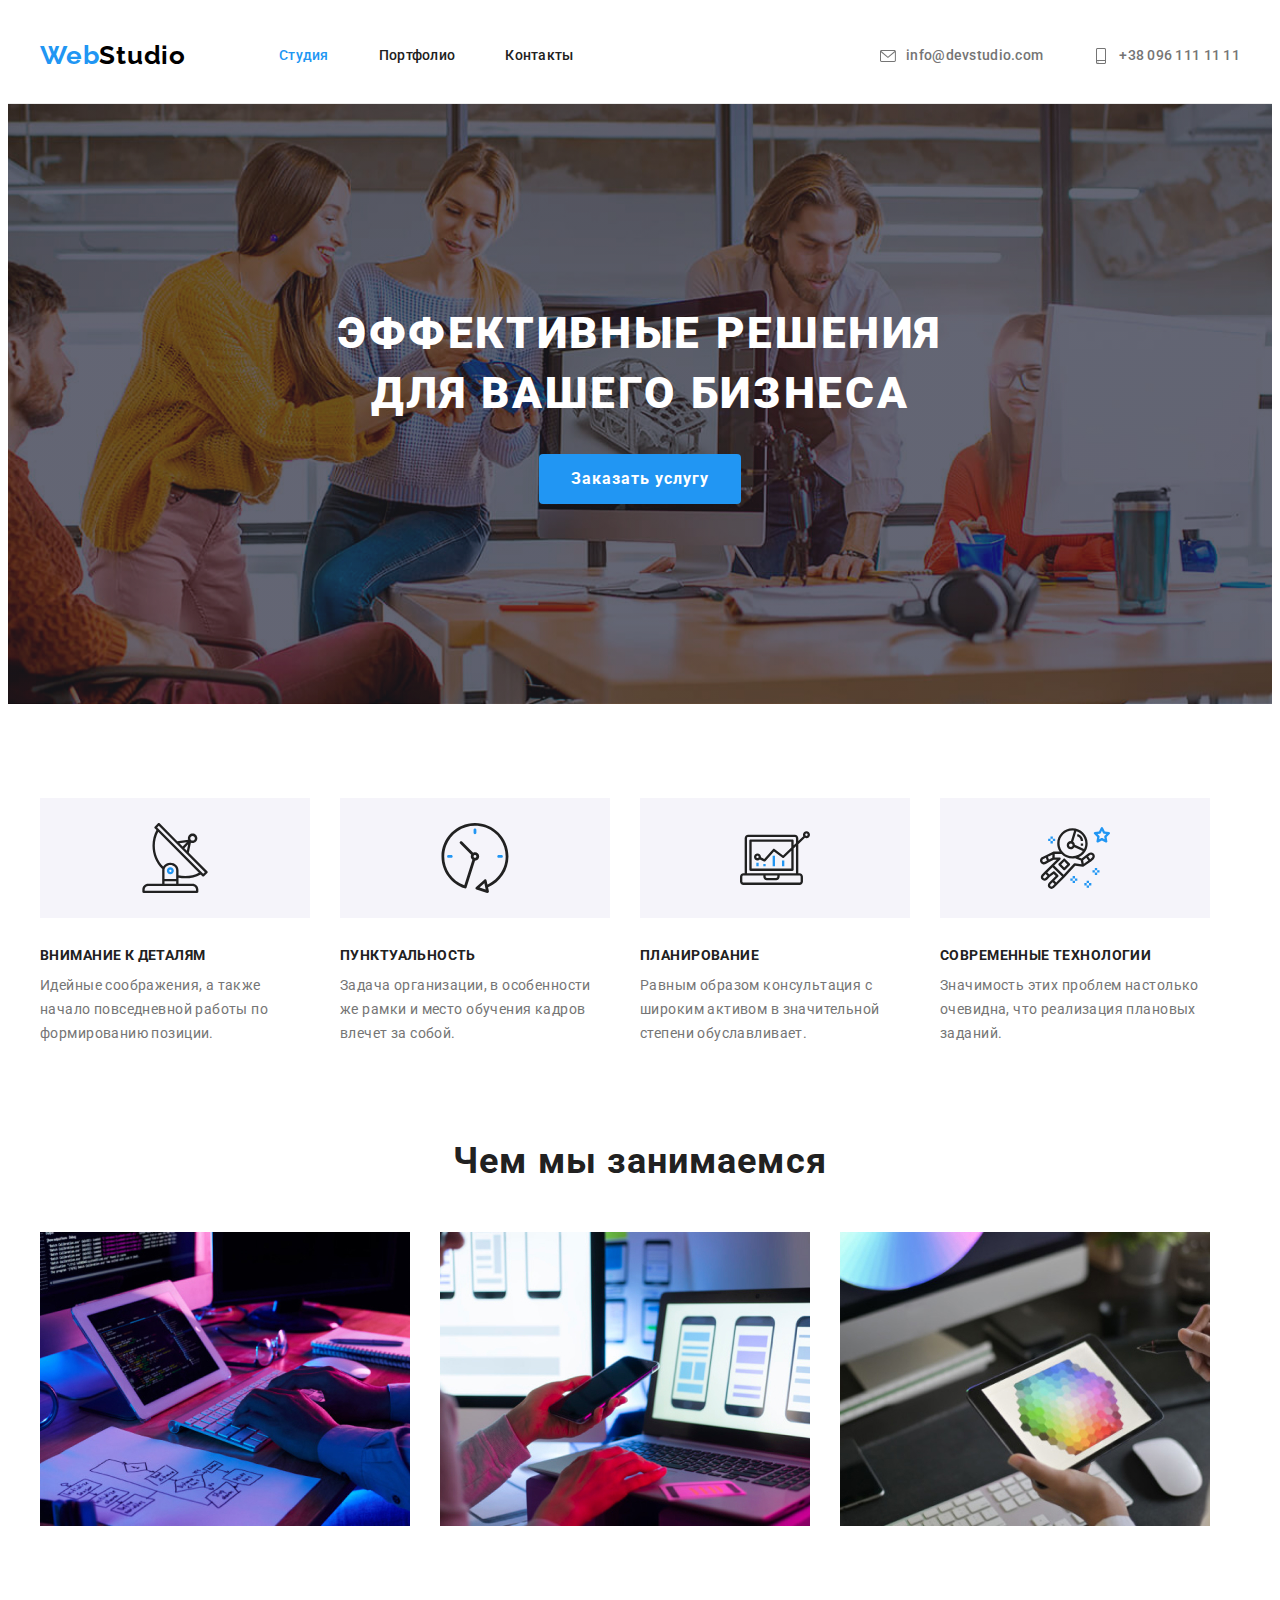
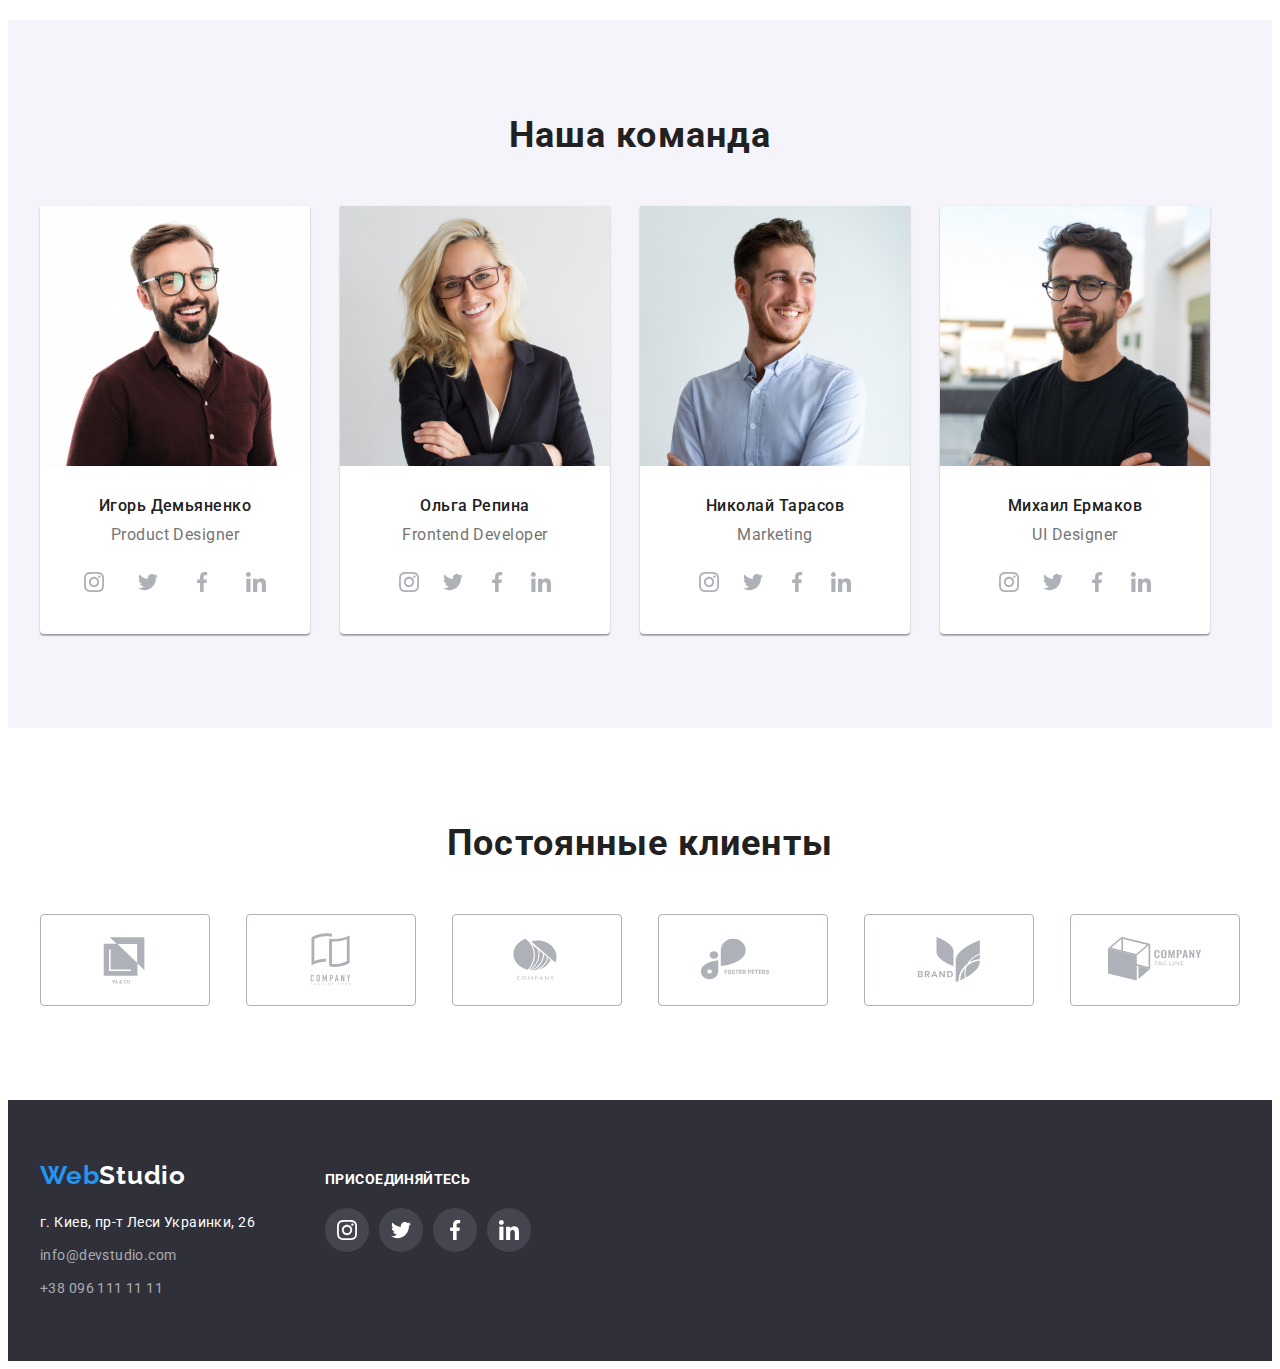
<file: index.html>
<!DOCTYPE html>
<html lang="ru">
  <head>
    <meta charset="UTF-8" />
    <meta http-equiv="X-UA-Compatible" content="IE=edge" />
    <meta name="viewport" content="width=device-width, initial-scale=1.0" />
    <title>Document</title>
    <link
      href="https://fonts.googleapis.com/css2?family=Raleway:wght@700&family=Roboto:wght@400;500;700;900&display=swap"
      rel="stylesheet"
    />
    <link
      rel="stylesheet"
      href="https://cdnjs.cloudflare.com/ajax/libs/modern-normalize/1.1.0/modern-normalize.min.css"
      integrity="sha512-wpPYUAdjBVSE4KJnH1VR1HeZfpl1ub8YT/NKx4PuQ5NmX2tKuGu6U/JRp5y+Y8XG2tV+wKQpNHVUX03MfMFn9Q=="
      crossorigin="anonymous"
      referrerpolicy="no-referrer"
    />
    <link rel="stylesheet" href="./css/styles.css" />
  </head>
  <body>
    <header class="header">
      <div class="main-nav container">
        <a lang="en" href="./index.html" class="logo"
          ><span class="logo-web">Web</span>Studio</a
        >
        <nav>
          <ul class="site-nav">
            <li class="site-nav-item">
              <a href="./index.html" class="link-nav current">Студия</a>
            </li>
            <li class="site-nav-item">
              <a href="./portfolio.html" class="link-nav">Портфолио</a>
            </li>
            <li class="site-nav-item">
              <a href="" class="link-nav">Контакты</a>
            </li>
          </ul>
        </nav>
        <ul class="site-nav auth-nav">
          <li class="site-nav-item">
            <a href="mailto:info@devstudio.com" class="link-contact"
              >
              <svg class="link-contact-icon" width="16" height="16">
                <use href="./images/icons.svg#icon-letter"></use>
              </svg>info@devstudio.com  
            </a>
          </li>
          <li class="site-nav-item">
            <a href="tel:+380961111111" class="link-contact"
              >
              <svg class="link-contact-icon" width="16" height="16">
                <use href="./images/icons.svg#icon-smartphone"></use>
              </svg>+38 096 111 11 11
            </a>
          </li>
        </ul>
      </div>
    </header>
    <main>
      <section class="hero background">
        <div class="container">
          <h1 class="main-title">
            Эффективные решения <br />
            для вашего бизнеса
          </h1>
          <button class="headbtn" type="button">Заказать услугу</button>
        </div>
      </section>
      <section class="section">
        <div class="container">
          <h2 class="visually-hidden">Наши преимущества</h2>
          <ul class="about">
            <li class="about-item">
              <div class="about-item-icon">
                <svg class="about-icon" width="70" height="70">
                  <use href="./images/icons.svg#icon-antenna"></use>
                </svg>
              </div>
              <h3 class="overtitle">Внимание к деталям</h3>
              <p class="description">
                Идейные соображения, а также начало повседневной работы по
                формированию позиции.
              </p>
            </li>
            <li class="about-item">
               <div class="about-item-icon">
                <svg class="about-icon" width="70" height="70">
                  <use href="./images/icons.svg#icon-clock"></use>
                </svg>
              </div>
              <h3 class="overtitle">Пунктуальность</h3>
              <p class="description">
                Задача организации, в особенности же рамки и место обучения
                кадров влечет за собой.
              </p>
            </li>
            <li class="about-item">
               <div class="about-item-icon">
                <svg class="about-icon" width="70" height="70">
                  <use href="./images/icons.svg#icon-diagram"></use>
                </svg>
              </div>
              <h3 class="overtitle">Планирование</h3>
              <p class="description">
                Равным образом консультация с широким активом в значительной
                степени обуславливает.
              </p>
            </li>
            <li class="about-item">
               <div class="about-item-icon">
                <svg class="about-icon" width="70" height="70">
                  <use href="./images/icons.svg#icon-astronaut"></use>
                </svg>
              </div>
              <h3 class="overtitle">Современные технологии</h3>
              <p class="description">
                Значимость этих проблем настолько очевидна, что реализация
                плановых заданий.
              </p>
            </li>
          </ul>
        </div>
      </section>
      <section class="our-work section">
        <div class="container">
          <h2 class="title">Чем мы занимаемся</h2>
          <ul class="work">
            <li class="work-item">
              <img src="./images/img.jpg" width="370" alt="Набор кода" />
            </li>
            <li class="work-item">
              <img src="./images/img2.jpg" width="370" alt="Мобильный дизайн" />
            </li>
            <li class="work-item">
              <img src="./images/img3.jpg" width="370" alt="Выбор цвета" />
            </li>
          </ul>
        </div>
      </section>
      <section class="our-team section">
        <div class="container">
          <h2 class="title">Наша команда</h2>
          <ul class="team">
            <li class="team-item">
              <img src="./images/img4.jpg" width="270" alt="Игорь Демьяненко" />
              <div class="name">
                <h3 class="name-title">Игорь Демьяненко</h3>
                <p class="position-title" lang="en">Product Designer</p>
                <ul class="social">
                  <li class="social-item">
                    <a href="" class="social-link">
                      <svg class="social-icon" width="20" height="20">
                        <use href="./images/icons.svg#icon-insta"></use>
                      </svg>
                    </a>
                  </li>
                  <li class="social-item">
                    <a href="" class="social-link">
                      <svg class="social-icon" width="20" height="20">
                        <use href="./images/icons.svg#icon-twitter"></use>
                      </svg>
                    </a>
                  </li>
                  <li class="social-item">
                    <a href="" class="social-link">
                      <svg class="social-icon" width="20" height="20">
                        <use href="./images/icons.svg#icon-facebook"></use>
                      </svg>
                    </a>
                  </li>
                  <li class="social-item">
                    <a href="" class="social-link">
                      <svg class="social-icon" width="20" height="20">
                        <use href="./images/icons.svg#icon-linkedin"></use>
                      </svg>
                    </a>
                  </li>
                </ul>
            </li>
            <li class="team-item">
              <img src="./images/img5.jpg" width="270" alt="Ольга Репина" />
              <div class="name">
                <h3 class="name-title">Ольга Репина</h3>
                <p class="position-title" lang="en">Frontend Developer</p>
                <ul class="social">
                  <li>
                    <a href="" class="social-link">
                      <svg class="social-icon" width="20" height="20">
                        <use href="./images/icons.svg#icon-insta"></use>
                      </svg>
                    </a>
                  </li>
                  <li>
                    <a href="" class="social-link">
                      <svg class="social-icon" width="20" height="20">
                        <use href="./images/icons.svg#icon-twitter"></use>
                      </svg>
                    </a>
                  </li>
                  <li>
                    <a href="" class="social-link">
                      <svg class="social-icon" width="20" height="20">
                        <use href="./images/icons.svg#icon-facebook"></use>
                      </svg>
                    </a>
                  </li>
                  <li>
                    <a href="" class="social-link">
                      <svg class="social-icon" width="20" height="20">
                        <use href="./images/icons.svg#icon-linkedin"></use>
                      </svg>
                    </a>
                  </li>
                </ul>
              </div>
            </li>
            <li class="team-item">
              <img src="./images/img6.jpg" width="270" alt="Николай Тарасов" />
              <div class="name">
                <h3 class="name-title">Николай Тарасов</h3>
                <p class="position-title" lang="en">Marketing</p>
                <ul class="social">
                  <li>
                    <a href="" class="social-link">
                      <svg class="social-icon" width="20" height="20">
                        <use href="./images/icons.svg#icon-insta"></use>
                      </svg>
                    </a>
                  </li>
                  <li>
                    <a href="" class="social-link">
                      <svg class="social-icon" width="20" height="20">
                        <use href="./images/icons.svg#icon-twitter"></use>
                      </svg>
                    </a>
                  </li>
                  <li>
                    <a href="" class="social-link">
                      <svg class="social-icon" width="20" height="20">
                        <use href="./images/icons.svg#icon-facebook"></use>
                      </svg>
                    </a>
                  </li>
                  <li>
                    <a href="" class="social-link">
                      <svg class="social-icon" width="20" height="20">
                        <use href="./images/icons.svg#icon-linkedin"></use>
                      </svg>
                    </a>
                  </li>
                </ul>
              </div>
            </li>
            <li class="team-item">
              <img src="./images/img7.jpg" width="270" alt="Михаил Ермаков" />
              <div class="name">
                <h3 class="name-title">Михаил Ермаков</h3>
                <p class="position-title" lang="en">UI Designer</p>
                <ul class="social">
                  <li>
                    <a href="" class="social-link">
                      <svg class="social-icon" width="20" height="20">
                        <use href="./images/icons.svg#icon-insta"></use>
                      </svg>
                    </a>
                  </li>
                  <li>
                    <a href="" class="social-link">
                      <svg class="social-icon" width="20" height="20">
                        <use href="./images/icons.svg#icon-twitter"></use>
                      </svg>
                    </a>
                  </li>
                  <li>
                    <a href="" class="social-link">
                      <svg class="social-icon" width="20" height="20">
                        <use href="./images/icons.svg#icon-facebook"></use>
                      </svg>
                    </a>
                  </li>
                  <li>
                    <a href="" class="social-link">
                      <svg class="social-icon" width="20" height="20">
                        <use href="./images/icons.svg#icon-linkedin"></use>
                      </svg>
                    </a>
                  </li>
                </ul>
              </div>
            </li>
          </ul>
        </div>
      </section>
      <section class="section">
        <div class="container">
        <h2 class="title">Постоянные клиенты</h2>
        <ul class="companies">
          <li>
            <a href="" class="companies-item">
              <svg class="companies-icon" width="106" height="60">
                <use href="./images/icons.svg#icon-logo"></use>
              </svg>
            </a>
          </li>
          <li>
            <a href="" class="companies-item">
              <svg class="companies-icon" width="106" height="60">
                <use href="./images/icons.svg#icon-logo2"></use>
              </svg>
            </a>
          </li>
          <li>
            <a href="" class="companies-item">
              <svg class="companies-icon" width="106" height="60">
                <use href="./images/icons.svg#icon-logo3"></use>
              </svg>
            </a>
          </li>
          <li>
            <a href="" class="companies-item">
              <svg class="companies-icon" width="106" height="60">
                <use href="./images/icons.svg#icon-logo4"></use>
              </svg>
            </a>
          </li>
          <li>
            <a href="" class="companies-item">
              <svg class="companies-icon" width="106" height="60">
                <use href="./images/icons.svg#icon-logo5"></use>
              </svg>
            </a>
          </li>
          <li>
            <a href="" class="companies-item">
              <svg class="companies-icon" width="106" height="60">
                <use href="./images/icons.svg#icon-logo6"></use>
              </svg>
            </a>
          </li>
        </ul>
        </div>
      </section>
    </main>
    <footer class="footer">
      <div class="container footer-position">
        <div>
        <a lang="en" href="./index.html" class="logo-footer"
          ><span class="logo-web">Web</span>Studio</a
        >
        <address class="address-link">
          <ul>
            <li class="footer-address">
              <a
                class="footer-link-address"
                href="https://goo.gl/maps/EzLzW8RFUtjxbbLT6"
                target="_blank"
                rel="noreferrer nofollow noopener"
              >
                г. Киев, пр-т Леси Украинки, 26
              </a>
            </li>
            <li class="footer-address">
              <a href="mailto:info@devstudio.com" class="footer-link-contact"
                >info@devstudio.com</a
              >
            </li>
            <li">
              <a href="tel:+380961111111" class="footer-link-contact"
                >+38 096 111 11 11</a
              >
            </li>
          </ul>
        </address>
        </div>
        <div class="social-footer">
        <p class="join">Присоединяйтесь</p>
        <ul class="social-footer-list">
          <li class="footer-social-item"><a href="" class="footer-social-link">
            <svg class="footer-social-icon" width="20" height="20">
              <use href="./images/icons.svg#icon-insta"></use>
            </svg>
          </a></li>
          <li class="footer-social-item"><a href="" class="footer-social-link">
             <svg class="footer-social-icon" width="20" height="20">
              <use href="./images/icons.svg#icon-twitter"></use>
            </svg>
          </a></li>
          <li class="footer-social-item"><a href="" class="footer-social-link">
             <svg class="footer-social-icon" width="20" height="20">
              <use href="./images/icons.svg#icon-facebook"></use>
            </svg>
          </a></li>
          <li class="footer-social-item"><a href="" class="footer-social-link">
             <svg class="footer-social-icon" width="20" height="20">
              <use href="./images/icons.svg#icon-linkedin"></use>
            </svg>
          </a></li>
        </ul>
        </div>
      </div>
    </footer>
  </body>
</html>
</file>
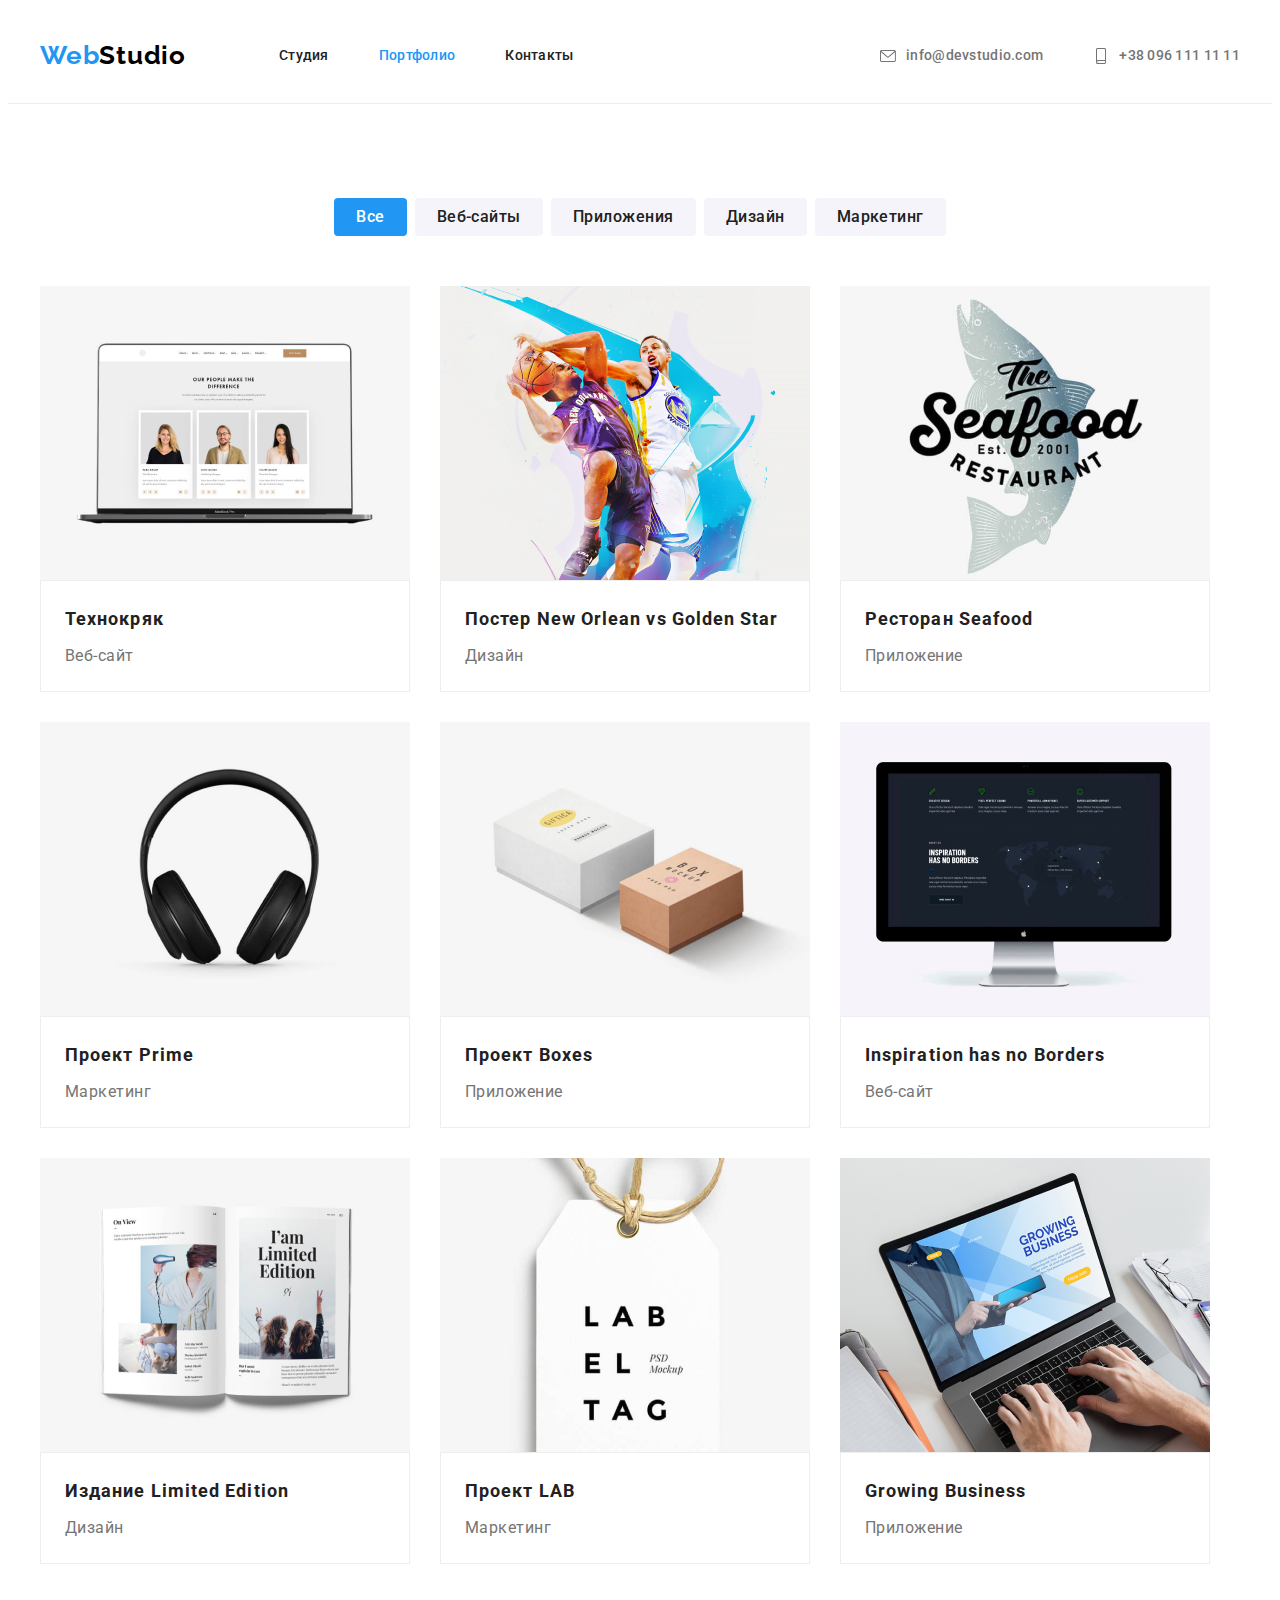
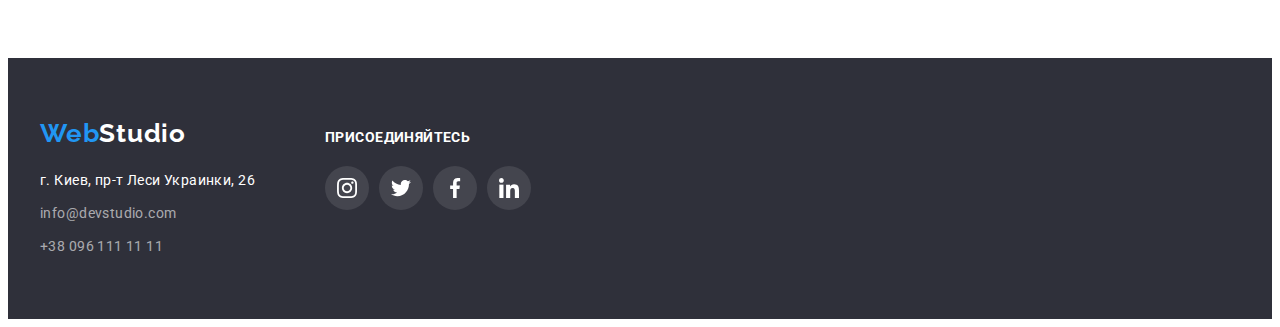
<file: portfolio.html>
<!DOCTYPE html>
<html lang="ru">
  <head>
    <meta charset="UTF-8" />
    <meta http-equiv="X-UA-Compatible" content="IE=edge" />
    <meta name="viewport" content="width=device-width, initial-scale=1.0" />
    <title>Document</title>
    <link
      href="https://fonts.googleapis.com/css2?family=Raleway:wght@700&family=Roboto:wght@400;500;700;900&display=swap"
      rel="stylesheet"
    />
    <link
      rel="stylesheet"
      href="https://cdnjs.cloudflare.com/ajax/libs/modern-normalize/1.1.0/modern-normalize.min.css"
      integrity="sha512-wpPYUAdjBVSE4KJnH1VR1HeZfpl1ub8YT/NKx4PuQ5NmX2tKuGu6U/JRp5y+Y8XG2tV+wKQpNHVUX03MfMFn9Q=="
      crossorigin="anonymous"
      referrerpolicy="no-referrer"
    />
    <link rel="stylesheet" href="./css/styles.css" />
  </head>
  <body>
    <header class="header">
      <div class="main-nav container">
        <a lang="en" href="./index.html" class="logo"
          ><span class="logo-web">Web</span>Studio</a
        >
        <nav>
          <ul class="site-nav">
            <li class="site-nav-item">
              <a href="./index.html" class="link-nav">Студия</a>
            </li>
            <li class="site-nav-item">
              <a href="./portfolio.html" class="link-nav current">Портфолио</a>
            </li>
            <li class="site-nav-item">
              <a href="" class="link-nav">Контакты</a>
            </li>
          </ul>
        </nav>
        <ul class="site-nav auth-nav">
          <li class="site-nav-item">
            <a href="mailto:info@devstudio.com" class="link-contact"
              >
              <svg class="link-contact-icon" width="16" height="16">
                <use href="./images/icons.svg#icon-letter"></use>
              </svg>info@devstudio.com  
            </a>
          </li>
          <li class="site-nav-item">
            <a href="tel:+380961111111" class="link-contact"
              >
              <svg class="link-contact-icon" width="16" height="16">
                <use href="./images/icons.svg#icon-smartphone"></use>
              </svg>+38 096 111 11 11
            </a>
          </li>
        </ul>
      </div>
    </header>
    <main>
      <section class="section">
        <div class="container">
          <h1 class="visually-hidden">Примеры работ</h1>
          <ul class="portfolio-btn">
            <li class="overbtn">
              <button class="overbtn-item overbtn-item-main" type="button">Все</button>
            </li>
            <li class="overbtn">
              <button class="overbtn-item" type="button">Веб-сайты</button>
            </li>
            <li class="overbtn">
              <button class="overbtn-item" type="button">Приложения</button>
            </li>
            <li class="overbtn">
              <button class="overbtn-item" type="button">Дизайн</button>
            </li>
            <li class="overbtn">
              <button class="overbtn-item" type="button">Маркетинг</button>
            </li>
          </ul>
          <ul class="portfolio-work">
            <li class="work-card">
              <a href="" class="work-card-link">
              <img src="./images/portfolio1.jpg" alt="Технокряк" width="370" />
              <div class="work-card-item">
                <h2 class="work-title">Технокряк</h2>
                <p class="work-description">Веб-сайт</p>
              </div>
              </a>
            </li>
            <li class="work-card">
              <a href="" class="work-card-link">
              <img src="./images/portfolio2.jpg" alt="Постер" width="370" />
              <div class="work-card-item">
                <h2 class="work-title">
                  Постер <span lang="en">New Orlean vs Golden Star</span>
                </h2>
                <p class="work-description">Дизайн</p>
              </div>
              </a>
            </li>
            <li class="work-card">
              <a href="" class="work-card-link">
              <img src="./images/portfolio3.jpg" alt="Ресторан" width="370" />
              <div class="work-card-item">
                <h2 class="work-title">
                  Ресторан <span lang="en">Seafood</span>
                </h2>
                <p class="work-description">Приложение</p>
              </div>
              </a>
            </li>
            <li class="work-card">
              <a href="" class="work-card-link">
              <img src="./images/portfolio4.jpg" alt="Наушники" width="370" />
              <div class="work-card-item">
                <h2 class="work-title">Проект <span lang="en">Prime</span></h2>
                <p class="work-description">Маркетинг</p>
              </div>
              </a>
            </li>
            <li class="work-card">
              <a href="" class="work-card-link">
              <img src="./images/portfolio5.jpg" alt="Коробки" width="370" />
              <div class="work-card-item">
                <h2 class="work-title">Проект <span lang="en">Boxes</span></h2>
                <p class="work-description">Приложение</p>
              </div>
              </a>
            </li>
            <li class="work-card">
              <a href="" class="work-card-link">
              <img src="./images/portfolio6.jpg" alt="Монитор" width="370" />
              <div class="work-card-item">
                <h2 class="work-title">
                  <span lang="en">Inspiration has no Borders</span>
                </h2>
                <p class="work-description">Веб-сайт</p>
              </div>
              </a>
            </li>
            <li class="work-card">
              <a href="" class="work-card-link">
              <img src="./images/portfolio7.jpg" alt="Журнал" width="370" />
              <div class="work-card-item">
                <h2 class="work-title">
                  Издание <span lang="en">Limited Edition</span>
                </h2>
                <p class="work-description">Дизайн</p>
              </div>
              </a>
            </li>
            <li class="work-card">
              <a href="" class="work-card-link">
              <img src="./images/portfolio8.jpg" alt="Бирка" width="370" />
              <div class="work-card-item">
                <h2 class="work-title">Проект <span lang="en">LAB</span></h2>
                <p class="work-description">Маркетинг</p>
              </div>
              </a>
            </li>
            <li class="work-card">
              <a href="" class="work-card-link">
              <img src="./images/portfolio9.jpg" alt="Ноутбук" width="370" />
              <div class="work-card-item">
                <h2 class="work-title" work>
                  <span lang="en">Growing Business</span>
                </h2>
                <p class="work-description">Приложение</p>
              </div>
              </a>
            </li>
          </ul>
        </div>
      </section>
    </main>
    <footer class="footer">
      <div class="container footer-position">
        <div>
        <a lang="en" href="./index.html" class="logo-footer"
          ><span class="logo-web">Web</span>Studio</a
        >
        <address class="address-link">
          <ul>
            <li class="footer-address">
              <a
                class="footer-link-address"
                href="https://goo.gl/maps/EzLzW8RFUtjxbbLT6"
                target="_blank"
                rel="noreferrer nofollow noopener"
              >
                г. Киев, пр-т Леси Украинки, 26
              </a>
            </li>
            <li class="footer-address">
              <a href="mailto:info@devstudio.com" class="footer-link-contact"
                >info@devstudio.com</a
              >
            </li>
            <li">
              <a href="tel:+380961111111" class="footer-link-contact"
                >+38 096 111 11 11</a
              >
            </li>
          </ul>
        </address>
        </div>
        <div class="social-footer">
        <p class="join">Присоединяйтесь</p>
        <ul class="social-footer-list">
          <li class="footer-social-item"><a href="" class="footer-social-link">
            <svg class="footer-social-icon" width="20" height="20">
              <use href="./images/icons.svg#icon-insta"></use>
            </svg>
          </a></li>
          <li class="footer-social-item"><a href="" class="footer-social-link">
             <svg class="footer-social-icon" width="20" height="20">
              <use href="./images/icons.svg#icon-twitter"></use>
            </svg>
          </a></li>
          <li class="footer-social-item"><a href="" class="footer-social-link">
             <svg class="footer-social-icon" width="20" height="20">
              <use href="./images/icons.svg#icon-facebook"></use>
            </svg>
          </a></li>
          <li class="footer-social-item"><a href="" class="footer-social-link">
             <svg class="footer-social-icon" width="20" height="20">
              <use href="./images/icons.svg#icon-linkedin"></use>
            </svg>
          </a></li>
        </ul>
        </div>
      </div>
    </footer>
  </body>
</html>
</file>
<file: css/styles.css>
:root {
  --brand-color: #2196f3;
  --secondary-brand-color: #188ce8;
  --primary-text-color: #212121;
  --secondary-text-color: #757575;
  --white-color: #ffffff;
  --black-color: #000000;
  --background-color: #2f303a;
  --secondary-background-color: #f5f4fa;
}

body {
  color: var(--primary-text-color);
  background-color: var(--white-color);
  font-family: Roboto, sans-serif;
}

h1,
h2,
h3,
p {
  margin-top: 0;
  margin-bottom: 0;
}

ul {
  margin: 0;
  padding: 0;
  list-style: none;
}

a {
  text-decoration: none;
}

button {
  cursor: pointer;
}

img {
  display: block;
  max-width: 100%;
  height: auto;
}

input,
textarea {
  outline: none;
}

.container {
  margin-left: auto;
  margin-right: auto;
  width: 1200px;
  padding-left: 15px;
  padding-right: 15px;
}

.visually-hidden {
  position: absolute;
  width: 1px;
  height: 1px;
  margin: -1px;
  border: 0;
  padding: 0;
  white-space: nowrap;
  clip-path: inset(100%);
  clip: rect(0 0 0 0);
  overflow: hidden;
}

/* Header */
.header {
  border-bottom: 1px solid #ececec;
}

.logo {
  margin-right: 93px;
  padding-top: 32px;
  padding-bottom: 32px;

  color: var(--black-color);
  font-family: Raleway, sans-serif;
  font-weight: 700;
  font-size: 26px;
  line-height: 1.2;
  letter-spacing: 0.03em;
}

.main-nav {
  display: flex;
  align-items: center;
  justify-content: flex-start;
}

.site-nav {
  display: flex;
  font-weight: 500;
  font-size: 14px;
  line-height: 1.14;
  letter-spacing: 0.02em;
}

.site-nav-item + .site-nav-item {
  margin-left: 50px;
}

.auth-nav {
  margin-left: auto;
}

.link-nav {
  display: block;
  padding-top: 32px;
  padding-bottom: 32px;

  color: var(--primary-text-color);
}

.link-contact {
  display: flex;
  padding-top: 32px;
  padding-bottom: 32px;

  color: var(--secondary-text-color);
}

.link-nav:hover,
.link-contact:hover,
.link-nav:focus,
.link-contact:focus,
.current,
.logo-web {
  color: var(--brand-color);
}

.link-contact-icon {
  margin-right: 10px;
  fill: var(--secondary-text-color);
}

.link-contact:hover .link-contact-icon,
.link-contact:focus .link-contact-icon {
  fill: var(--brand-color);
}

.section {
  padding-top: 94px;
  padding-bottom: 94px;
}

/* Hero */
.hero {
  padding-top: 200px;
  padding-bottom: 200px;

  background-color: #c4c4c4;
}

.hero .container {
  text-align: center;
}

.background {
  background-image: linear-gradient(
      rgba(47, 48, 58, 0.4),
      rgba(47, 48, 58, 0.4)
    ),
    url('../images/imgcover.jpg');
  background-repeat: no-repeat;
  background-position: 50% 50%;
  max-width: 1600px;
  margin-left: auto;
  margin-right: auto;
  background-size: cover;
}

.main-title {
  display: block;
  margin-bottom: 30px;

  font-weight: 900;
  font-size: 44px;
  line-height: 1.36;
  letter-spacing: 0.06em;
  text-transform: uppercase;
  color: var(--white-color);
}

.headbtn {
  display: inline-block;
  border: inherit;
  border-radius: 4px;
  padding: 10px 32px;

  font-family: inherit;
  font-weight: 700;
  font-size: 16px;
  line-height: 1.87;
  align-items: center;
  letter-spacing: 0.06em;
  color: var(--white-color);
  background-color: var(--brand-color);
}

.headbtn:hover,
.headbtn:focus {
  background-color: var(--secondary-brand-color);
}

/* About  */
.about-item-icon {
  display: flex;
  align-items: center;
  justify-content: center;
  height: 120px;
  margin-bottom: 30px;
  background-color: var(--secondary-background-color);
}

.about {
  display: flex;
  flex-basis: calc((100% - 120px) / 4);
  padding-left: 0;
}

.about-item + .about-item {
  margin-left: 30px;
}

.overtitle {
  margin-bottom: 10px;

  font-weight: 700;
  font-size: 14px;
  line-height: 1.14;
  letter-spacing: 0.03em;
  text-transform: uppercase;
  color: var(--primary-text-color);
}

.description {
  width: 270px;
  font-size: 14px;
  line-height: 1.71;
  letter-spacing: 0.03em;
  color: var(--secondary-text-color);
}

/* Our work */
.our-work {
  padding-top: 0;
}

.work {
  display: flex;
  flex-basis: calc((100% - 90px) / 3);
}

.work-item + .work-item {
  margin-left: 30px;
}

.title {
  margin-bottom: 50px;

  font-weight: 700;
  font-size: 36px;
  line-height: 1.17;
  text-align: center;
  letter-spacing: 0.03em;
  color: var(--primary-text-color);
}

/* Our team */
.team {
  display: flex;
  flex-basis: calc((100% - 120px) / 4);
}

.team-item + .team-item {
  margin-left: 30px;
}

.team-item {
  background-color: var(--white-color);
  box-shadow: 0px 1px 3px rgba(0, 0, 0, 0.12), 0px 1px 1px rgba(0, 0, 0, 0.14),
    0px 2px 1px rgba(0, 0, 0, 0.2);
  border-radius: 0px 0px 4px 4px;
}

.name {
  padding-top: 30px;
  padding-bottom: 30px;
}

.name-title {
  margin-bottom: 10px;

  font-weight: 500;
  font-size: 16px;
  line-height: 1.19;
  text-align: center;
  letter-spacing: 0.03em;
  color: var(--primary-text-color);
}

.position-title {
  margin-bottom: 16px;
  font-size: 16px;
  line-height: 1.19;
  text-align: center;
  letter-spacing: 0.03em;
  color: var(--secondary-text-color);
}

.our-team {
  padding-top: 94px;
  padding-bottom: 94px;

  background-color: var(--secondary-background-color);
}

.social {
  display: flex;
  justify-content: center;
}

.social-item + .social-item {
  margin-left: 10px;
}

.social-icon {
  fill: #afb1b8;
}

.social-link:hover,
.social-link:focus {
  background-color: var(--brand-color);
}

.social-link:hover .social-icon,
.social-link:focus .social-icon {
  fill: var(--white-color);
  background-color: var(--brand-color);
}

.social-link {
  display: flex;
  align-items: center;
  justify-content: center;
  width: 44px;
  height: 44px;
  border-radius: 50%;
}

/* Companies */
.companies {
  display: flex;
  justify-content: space-between;
}

.companies-item {
  display: flex;
  align-items: center;
  justify-content: center;

  width: 170px;
  height: 92px;
  border: 1px solid #afb1b8;
  box-sizing: border-box;
  border-radius: 4px;
}

.companies-icon {
  fill: #afb1b8;
}

.companies-item:hover,
.companies-item:focus {
  border: 1px solid var(--brand-color);
}

.companies-item:hover .companies-icon,
.companies-item:focus .companies-icon {
  fill: var(--brand-color);
}

/* Footer */
.footer {
  padding-top: 60px;
  padding-bottom: 60px;

  background-color: var(--background-color);
}

.footer-position {
  display: flex;
  align-items: baseline;
}

.logo-footer {
  display: block;
  margin-bottom: 20px;

  color: var(--white-color);
  font-family: Raleway, sans-serif;
  font-weight: 700;
  font-size: 26px;
  line-height: 1.2;
  letter-spacing: 0.03em;
}

.social-footer {
  margin-left: 70px;
}

.address-link {
  font-style: normal;
  font-size: 14px;
  line-height: 1.71;
  letter-spacing: 0.03em;
}

.footer-address {
  margin-bottom: 9px;
}

.footer-link-address {
  color: var(--white-color);
}

.footer-link-contact {
  color: rgba(255, 255, 255, 0.6);
}

.footer-link-address:hover,
.footer-link-contact:hover,
.footer-link-address:focus,
.footer-link-contact:focus {
  color: var(--brand-color);
}

.join {
  margin-bottom: 20px;
  font-weight: 700;
  font-size: 14px;
  line-height: 1.14;
  letter-spacing: 0.03em;
  text-transform: uppercase;
  color: var(--white-color);
}

.social-footer-list {
  display: flex;
  justify-content: flex-start;
}

.footer-social-item + .footer-social-item {
  margin-left: 10px;
}

.footer-social-link {
  display: flex;
  align-items: center;
  justify-content: center;
  width: 44px;
  height: 44px;
  border-radius: 50%;
  background-color: rgba(255, 255, 255, 0.1);
}

.footer-social-link:hover,
.footer-social-link:focus {
  background-color: var(--brand-color);
}

.footer-social-icon {
  fill: var(--white-color);
}

/* Portfolio */
.portfolio-btn {
  display: flex;
  justify-content: center;
  margin-bottom: 50px;
}

.overbtn-item {
  display: inline-block;
  border: inherit;
  border-radius: 4px;
  padding: 6px 22px;

  background: var(--secondary-background-color);
  color: var(--primary-text-color);
  border-radius: 4px;
  font-family: inherit;
  font-weight: 500;
  font-size: 16px;
  line-height: 1.62;
  text-align: center;
  letter-spacing: 0.03em;
}

.overbtn-item-main {
  color: var(--white-color);
  background: var(--brand-color);
}

.overbtn + .overbtn {
  margin-left: 8px;
}

.overbtn-item:hover,
.overbtn-item:focus {
  color: var(--white-color);
  background-color: var(--brand-color);
  box-shadow: 0px 3px 1px rgba(0, 0, 0, 0.1), 0px 1px 2px rgba(0, 0, 0, 0.08),
    0px 2px 2px rgba(0, 0, 0, 0.12);
}

.portfolio-work {
  display: flex;
  flex-basis: calc((100% - 90px) / 3);
  flex-wrap: wrap;
  margin-left: -30px;
  margin-top: -30px;
}

.work-card {
  margin-left: 30px;
  margin-top: 30px;
}

.work-card-link:hover,
.work-card-link:focus {
  display: block;
  box-shadow: 0px 1px 1px rgba(0, 0, 0, 0.12), 0px 4px 4px rgba(0, 0, 0, 0.06),
    1px 4px 6px rgba(0, 0, 0, 0.16);
}

.work-card-item {
  border: 1px solid #eeeeee;
  box-sizing: border-box;
  padding: 20px 24px;
}

.work-title {
  margin-bottom: 4px;

  font-weight: 700;
  font-size: 18px;
  line-height: 2;
  letter-spacing: 0.06em;
  color: var(--primary-text-color);
}

.work-description {
  font-size: 16px;
  line-height: 1.87;
  letter-spacing: 0.03em;
  color: var(--secondary-text-color);
}
</file>
